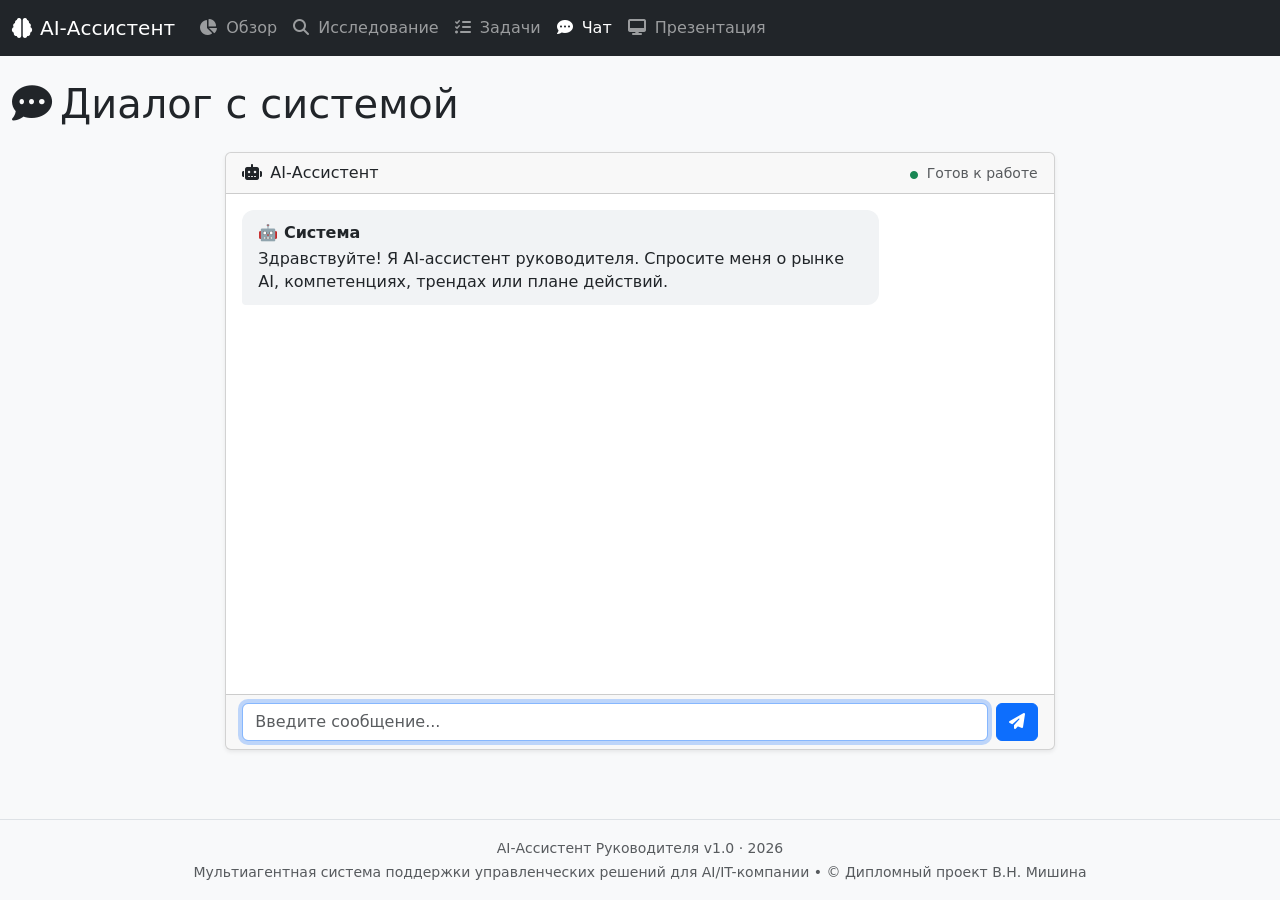
<file: web/templates/chat.html>
<!DOCTYPE html>
<html lang="ru">
<head>
    <meta charset="UTF-8">
    <meta name="viewport" content="width=device-width, initial-scale=1.0">
    <title>Чат — AI-Ассистент</title>
    <link href="https://cdn.jsdelivr.net/npm/bootstrap@5.3.0/dist/css/bootstrap.min.css" rel="stylesheet">
    <link href="https://cdnjs.cloudflare.com/ajax/libs/font-awesome/6.4.0/css/all.min.css" rel="stylesheet">
    <style>
        body { min-height: 100vh; display: flex; flex-direction: column; background: #f8f9fa; }
        main { flex: 1; }
        .chat-container {
            height: 500px;
            overflow-y: auto;
            padding: 1rem;
        }
        .message-bubble {
            max-width: 80%;
            margin-bottom: 1rem;
            padding: 0.75rem 1rem;
            border-radius: 12px;
            line-height: 1.4;
        }
        .message-user {
            background: #0d6efd;
            color: white;
            margin-left: auto;
            border-bottom-right-radius: 4px;
        }
        .message-system {
            background: #f1f3f5;
            color: #212529;
            margin-right: auto;
            border-bottom-left-radius: 4px;
        }
        .typing-indicator {
            display: none;
            padding: 0.5rem 1rem;
            color: #6c757d;
            font-style: italic;
        }
        .typing-indicator.show {
            display: block;
        }
    </style>
</head>
<body>
    <nav class="navbar navbar-expand-lg navbar-dark bg-dark">
        <div class="container-fluid">
            <a class="navbar-brand" href="/">
                <i class="fas fa-brain me-2"></i>AI-Ассистент
            </a>
            <button class="navbar-toggler" type="button" data-bs-toggle="collapse" data-bs-target="#navbarNav">
                <span class="navbar-toggler-icon"></span>
            </button>
            <div class="collapse navbar-collapse" id="navbarNav">
                <ul class="navbar-nav">
                    <li class="nav-item">
                        <a class="nav-link" href="/"><i class="fas fa-chart-pie me-1"></i> Обзор</a>
                    </li>
                    <li class="nav-item">
                        <a class="nav-link" href="/research"><i class="fas fa-search me-1"></i> Исследование</a>
                    </li>
                    <li class="nav-item">
                        <a class="nav-link" href="/tasks"><i class="fas fa-tasks me-1"></i> Задачи</a>
                    </li>
                    <li class="nav-item">
                        <a class="nav-link active" href="/chat"><i class="fas fa-comment-dots me-1"></i> Чат</a>
                    </li>
                    <li class="nav-item">
                        <a class="nav-link" href="/presentation"><i class="fas fa-desktop me-1"></i> Презентация</a>
                    </li>
                </ul>
            </div>
        </div>
    </nav>

    <main class="container-fluid py-4">
        <h1 class="mb-4"><i class="fas fa-comment-dots me-2"></i>Диалог с системой</h1>
        
        <div class="row">
            <div class="col-lg-8 mx-auto">
                <div class="card shadow-sm">
                    <div class="card-header d-flex justify-content-between align-items-center">
                        <span><i class="fas fa-robot me-2"></i>AI-Ассистент</span>
                        <span class="text-muted small" id="statusText">
                            <i class="fas fa-circle text-success me-1" style="font-size: 8px;"></i>
                            Готов к работе
                        </span>
                    </div>
                    <div class="chat-container" id="chatContainer">
                        <div class="d-flex mb-3">
                            <div class="message-bubble message-system">
                                <strong>🤖 Система</strong>
                                <p class="mb-0 mt-1">Здравствуйте! Я AI-ассистент руководителя. Спросите меня о рынке AI, компетенциях, трендах или плане действий.</p>
                            </div>
                        </div>
                        <div class="typing-indicator" id="typingIndicator">
                            <i class="fas fa-spinner fa-spin me-2"></i>Ассистент печатает...
                        </div>
                    </div>
                    <div class="card-footer">
                        <form class="d-flex gap-2" onsubmit="handleChat(event)">
                            <input type="text" class="form-control" id="chatInput" 
                                   placeholder="Введите сообщение..." autofocus>
                            <button type="submit" class="btn btn-primary" id="sendBtn">
                                <i class="fas fa-paper-plane"></i>
                            </button>
                        </form>
                    </div>
                </div>
            </div>
        </div>
    </main>

    <footer class="footer mt-auto py-3 bg-light border-top">
        <div class="container text-center">
            <span class="text-muted small">AI-Ассистент Руководителя v1.0 · 2026</span>
            <br>
            <span class="text-muted small">Мультиагентная система поддержки управленческих решений для AI/IT-компании • © Дипломный проект В.Н. Мишина</span>
        </div>
    </footer>

    <script>
    function escapeHtml(text) {
        const div = document.createElement('div');
        div.textContent = text;
        return div.innerHTML;
    }
    
    function addMessage(text, isUser = false) {
        const container = document.getElementById('chatContainer');
        const typingIndicator = document.getElementById('typingIndicator');
        
        const wrapper = document.createElement('div');
        wrapper.className = 'd-flex mb-3';
        
        const bubbleClass = isUser ? 'message-user' : 'message-system';
        const sender = isUser ? '👤 Вы' : '🤖 Система';
        
        let formattedText = escapeHtml(text)
            .replace(/\*\*(.+?)\*\*/g, '<strong>$1</strong>')
            .replace(/\n/g, '<br>');
        
        wrapper.innerHTML = `
            <div class="message-bubble ${bubbleClass}">
                <strong>${sender}</strong>
                <div class="mt-1">${formattedText}</div>
            </div>
        `;
        
        container.insertBefore(wrapper, typingIndicator);
        container.scrollTop = container.scrollHeight;
    }
    
    function showTyping() {
        document.getElementById('typingIndicator').classList.add('show');
        document.getElementById('chatContainer').scrollTop = document.getElementById('chatContainer').scrollHeight;
    }
    
    function hideTyping() {
        document.getElementById('typingIndicator').classList.remove('show');
    }
    
    async function handleChat(e) {
        e.preventDefault();
        const input = document.getElementById('chatInput');
        const sendBtn = document.getElementById('sendBtn');
        const message = input.value.trim();
        
        if (!message) return;
        
        input.value = '';
        sendBtn.disabled = true;
        addMessage(message, true);
        showTyping();
        document.getElementById('statusText').innerHTML = '<i class="fas fa-spinner fa-spin me-1" style="font-size: 8px;"></i>Обработка...';
        
        try {
            const formData = new URLSearchParams();
            formData.append('message', message);
            
            const response = await fetch('/api/chat', {
                method: 'POST',
                headers: { 'Content-Type': 'application/x-www-form-urlencoded' },
                body: formData
            });
            
            if (!response.ok) throw new Error(`HTTP ${response.status}`);
            
            const data = await response.json();
            hideTyping();
            
            if (data.status === 'completed') {
                addMessage(data.message, false);
                document.getElementById('statusText').innerHTML = '<i class="fas fa-circle text-success me-1" style="font-size: 8px;"></i>Готов к работе';
            } else {
                addMessage('❌ ' + (data.message || 'Ошибка'), false);
                document.getElementById('statusText').innerHTML = '<i class="fas fa-circle text-danger me-1" style="font-size: 8px;"></i>Ошибка';
            }
        } catch (error) {
            console.error('Ошибка чата:', error);
            hideTyping();
            addMessage('❌ Не удалось подключиться к серверу.', false);
            document.getElementById('statusText').innerHTML = '<i class="fas fa-circle text-danger me-1" style="font-size: 8px;"></i>Нет соединения';
        } finally {
            sendBtn.disabled = false;
            input.focus();
        }
    }
    
    document.addEventListener('DOMContentLoaded', function() {
        document.getElementById('chatInput').focus();
    });
    
    document.getElementById('chatInput').addEventListener('keydown', function(e) {
        if (e.key === 'Enter' && !e.shiftKey) {
            e.preventDefault();
            document.querySelector('form').dispatchEvent(new Event('submit'));
        }
    });
    </script>

    <script src="https://cdn.jsdelivr.net/npm/bootstrap@5.3.0/dist/js/bootstrap.bundle.min.js"></script>
</body>
</html>
</file>
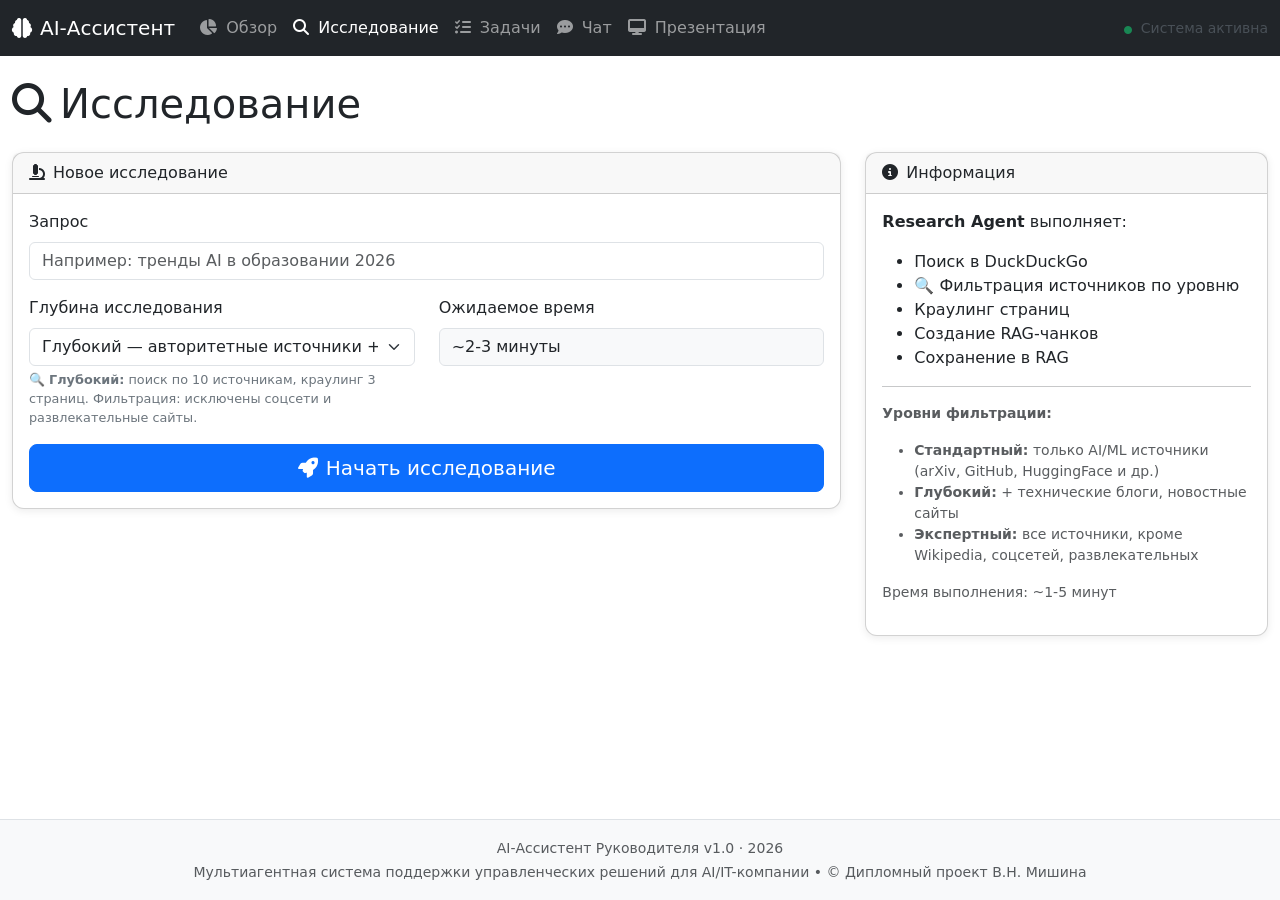
<file: web/templates/research.html>
<!DOCTYPE html>
<html lang="ru">
<head>
    <meta charset="UTF-8">
    <meta name="viewport" content="width=device-width, initial-scale=1.0">
    <title>Исследование — AI-Ассистент</title>
    <link href="https://cdn.jsdelivr.net/npm/bootstrap@5.3.0/dist/css/bootstrap.min.css" rel="stylesheet">
    <link href="https://cdnjs.cloudflare.com/ajax/libs/font-awesome/6.4.0/css/all.min.css" rel="stylesheet">
    <style>
        body { min-height: 100vh; display: flex; flex-direction: column; }
        main { flex: 1; }
        .card { border-radius: 12px; box-shadow: 0 2px 8px rgba(0,0,0,0.08); }
        .research-result { 
            background: #f8f9fa; 
            padding: 1rem; 
            border-radius: 8px; 
            max-height: 600px; 
            overflow-y: auto; 
            font-size: 0.9rem;
            font-family: 'Courier New', monospace;
            white-space: pre-wrap;
            word-wrap: break-word;
        }
        .loading-spinner {
            display: none;
            text-align: center;
            padding: 2rem;
        }
        .loading-spinner.show {
            display: block;
        }
        .badge-custom {
            font-size: 0.85rem;
            padding: 0.5rem 0.8rem;
        }
        .depth-info {
            font-size: 0.8rem;
            color: #6c757d;
            margin-top: 0.25rem;
        }
    </style>
</head>
<body>
    <nav class="navbar navbar-expand-lg navbar-dark bg-dark">
        <div class="container-fluid">
            <a class="navbar-brand" href="/">
                <i class="fas fa-brain me-2"></i>AI-Ассистент
            </a>
            <button class="navbar-toggler" type="button" data-bs-toggle="collapse" data-bs-target="#navbarNav">
                <span class="navbar-toggler-icon"></span>
            </button>
            <div class="collapse navbar-collapse" id="navbarNav">
                <ul class="navbar-nav me-auto">
                    <li class="nav-item">
                        <a class="nav-link" href="/">
                            <i class="fas fa-chart-pie me-1"></i> Обзор
                        </a>
                    </li>
                    <li class="nav-item">
                        <a class="nav-link active" href="/research">
                            <i class="fas fa-search me-1"></i> Исследование
                        </a>
                    </li>
                    <li class="nav-item">
                        <a class="nav-link" href="/tasks">
                            <i class="fas fa-tasks me-1"></i> Задачи
                        </a>
                    </li>
                    <li class="nav-item">
                        <a class="nav-link" href="/chat">
                            <i class="fas fa-comment-dots me-1"></i> Чат
                        </a>
                    </li>
                    <li class="nav-item">
                        <a class="nav-link" href="/presentation">
                            <i class="fas fa-desktop me-1"></i> Презентация
                        </a>
                    </li>
                </ul>
                <span class="navbar-text text-light-emphasis small">
                    <i class="fas fa-circle text-success me-1" style="font-size: 8px;"></i>
                    Система активна
                </span>
            </div>
        </div>
    </nav>

    <main class="container-fluid py-4">
        <h1 class="mb-4"><i class="fas fa-search me-2"></i>Исследование</h1>
        
        <div class="row">
            <div class="col-lg-8">
                <div class="card">
                    <div class="card-header">
                        <i class="fas fa-microscope me-2"></i>Новое исследование
                    </div>
                    <div class="card-body">
                        <form id="researchForm" onsubmit="runResearch(event)">
                            <div class="mb-3">
                                <label class="form-label">Запрос</label>
                                <input type="text" class="form-control" id="queryInput" 
                                       placeholder="Например: тренды AI в образовании 2026" required>
                            </div>
                            <div class="row">
                                <div class="col-md-6">
                                    <div class="mb-3">
                                        <label class="form-label">Глубина исследования</label>
                                        <select class="form-select" id="depthSelect">
                                            <option value="standard">Стандартный — профильные AI-источники</option>
                                            <option value="deep" selected>Глубокий — авторитетные источники + блоги</option>
                                            <option value="expert">Экспертный — все источники (кроме мусорных)</option>
                                        </select>
                                        <div class="depth-info" id="depthInfo">
                                            🔍 <strong>Глубокий:</strong> поиск по 10 источникам, краулинг 3 страниц. Фильтрация: исключены соцсети и развлекательные сайты.
                                        </div>
                                    </div>
                                </div>
                                <div class="col-md-6">
                                    <div class="mb-3">
                                        <label class="form-label">Ожидаемое время</label>
                                        <div class="form-control bg-light" id="estimatedTime">
                                            ~2-3 минуты
                                        </div>
                                    </div>
                                </div>
                            </div>
                            <button type="submit" class="btn btn-primary btn-lg w-100" id="submitBtn">
                                <i class="fas fa-rocket me-2"></i>Начать исследование
                            </button>
                        </form>

                        <div class="loading-spinner" id="loadingSpinner">
                            <div class="spinner-border text-primary" role="status">
                                <span class="visually-hidden">Загрузка...</span>
                            </div>
                            <p class="mt-2">Исследование выполняется... Это может занять несколько минут.</p>
                            <p class="text-muted small">Поиск, фильтрация, краулинг страниц, генерация отчёта.</p>
                        </div>
                    </div>
                </div>
            </div>
            <div class="col-lg-4">
                <div class="card">
                    <div class="card-header">
                        <i class="fas fa-info-circle me-2"></i>Информация
                    </div>
                    <div class="card-body">
                        <p><strong>Research Agent</strong> выполняет:</p>
                        <ul>
                            <li>Поиск в DuckDuckGo</li>
                            <li>🔍 Фильтрация источников по уровню</li>
                            <li>Краулинг страниц</li>
                            <li>Создание RAG-чанков</li>
                            <li>Сохранение в RAG</li>
                        </ul>
                        <hr>
                        <p class="text-muted small"><strong>Уровни фильтрации:</strong></p>
                        <ul class="text-muted small">
                            <li><strong>Стандартный:</strong> только AI/ML источники (arXiv, GitHub, HuggingFace и др.)</li>
                            <li><strong>Глубокий:</strong> + технические блоги, новостные сайты</li>
                            <li><strong>Экспертный:</strong> все источники, кроме Wikipedia, соцсетей, развлекательных</li>
                        </ul>
                        <p class="text-muted small">Время выполнения: ~1-5 минут</p>
                    </div>
                </div>
            </div>
        </div>

        <div class="row mt-4" id="resultContainer" style="display: none;">
            <div class="col-12">
                <div class="card">
                    <div class="card-header">
                        <i class="fas fa-file-alt me-2"></i>Результаты исследования
                    </div>
                    <div class="card-body">
                        <div id="resultMeta"></div>
                        <div id="resultContent" class="research-result"></div>
                        <div class="mt-3 text-end">
                            <button class="btn btn-sm btn-outline-secondary" onclick="copyReport()">
                                <i class="fas fa-copy me-1"></i>Копировать
                            </button>
                            <button class="btn btn-sm btn-outline-primary" onclick="downloadReport()">
                                <i class="fas fa-download me-1"></i>Скачать
                            </button>
                        </div>
                    </div>
                </div>
            </div>
        </div>
    </main>

    <footer class="footer mt-auto py-3 bg-light border-top">
        <div class="container text-center">
            <span class="text-muted small">AI-Ассистент Руководителя v1.0 · 2026</span>
            <br>
            <span class="text-muted small">Мультиагентная система поддержки управленческих решений для AI/IT-компании • © Дипломный проект В.Н. Мишина</span>
        </div>
    </footer>

    <script>
    let currentReport = '';

    const depthConfig = {
        standard: {
            label: 'Стандартный — профильные AI-источники',
            info: '🔍 <strong>Стандартный:</strong> поиск по 5 профильным AI-источникам, краулинг 2 страниц. Только авторитетные AI/ML ресурсы.',
            time: '~1-2 минуты',
            sources: 5,
            crawl: 2
        },
        deep: {
            label: 'Глубокий — авторитетные источники + блоги',
            info: '🔍 <strong>Глубокий:</strong> поиск по 10 источникам, краулинг 3 страниц. Авторитетные источники + технические блоги.',
            time: '~2-3 минуты',
            sources: 10,
            crawl: 3
        },
        expert: {
            label: 'Экспертный — все источники (кроме мусорных)',
            info: '🔍 <strong>Экспертный:</strong> поиск по 20 источникам, краулинг 5 страниц. Все источники кроме Wikipedia, соцсетей и развлекательных сайтов.',
            time: '~3-5 минут',
            sources: 20,
            crawl: 5
        }
    };

    document.getElementById('depthSelect').addEventListener('change', function() {
        const depth = this.value;
        const config = depthConfig[depth];
        document.getElementById('depthInfo').innerHTML = config.info;
        document.getElementById('estimatedTime').textContent = config.time;
    });

    function escapeHtml(text) {
        if (!text) return '';
        const div = document.createElement('div');
        div.textContent = text;
        return div.innerHTML;
    }

    function copyReport() {
        if (!currentReport) return;
        navigator.clipboard.writeText(currentReport)
            .then(() => alert('Отчёт скопирован в буфер обмена'))
            .catch(() => alert('Не удалось скопировать отчёт'));
    }

    function downloadReport() {
        if (!currentReport) return;
        const blob = new Blob([currentReport], {type: 'text/plain;charset=utf-8'});
        const url = URL.createObjectURL(blob);
        const a = document.createElement('a');
        a.href = url;
        a.download = `research_report_${new Date().toISOString().slice(0,10)}.txt`;
        a.click();
        URL.revokeObjectURL(url);
    }

    async function runResearch(e) {
        e.preventDefault();
        
        const query = document.getElementById('queryInput').value.trim();
        if (!query) return;
        
        const depth = document.getElementById('depthSelect').value;
        
        document.getElementById('submitBtn').disabled = true;
        document.getElementById('submitBtn').innerHTML = '<i class="fas fa-spinner fa-spin me-2"></i>Выполняется...';
        document.getElementById('loadingSpinner').classList.add('show');
        document.getElementById('resultContainer').style.display = 'none';
        currentReport = '';
        
        try {
            const formData = new URLSearchParams();
            formData.append('query', query);
            formData.append('depth', depth);
            
            const response = await fetch('/api/research/run', {
                method: 'POST',
                headers: { 'Content-Type': 'application/x-www-form-urlencoded' },
                body: formData
            });
            
            if (!response.ok) throw new Error(`HTTP error! status: ${response.status}`);
            
            const data = await response.json();
            console.log('Ответ от сервера:', data);
            
            document.getElementById('loadingSpinner').classList.remove('show');
            document.getElementById('submitBtn').disabled = false;
            document.getElementById('submitBtn').innerHTML = '<i class="fas fa-rocket me-2"></i>Начать исследование';
            
            if (data.status === 'completed') {
                document.getElementById('resultContainer').style.display = 'block';
                
                const result = data.result || {};
                currentReport = result.report || '';
                
                const depthLabel = {
                    'standard': 'Стандартный',
                    'deep': 'Глубокий',
                    'expert': 'Экспертный'
                }[result.depth || depth] || depth;
                
                const meta = document.getElementById('resultMeta');
                meta.innerHTML = `
                    <div class="row g-2 mb-3">
                        <div class="col-md-3">
                            <span class="badge bg-info badge-custom">📚 Источников: ${result.sources_count || 0}</span>
                        </div>
                        <div class="col-md-3">
                            <span class="badge bg-success badge-custom">📄 Чанков: ${result.chunks_count || 0}</span>
                        </div>
                        <div class="col-md-2">
                            <span class="badge bg-warning text-dark badge-custom">🌐 Страниц: ${result.crawled_count || 0}</span>
                        </div>
                        <div class="col-md-2">
                            <span class="badge bg-secondary badge-custom">🎯 ${depthLabel}</span>
                        </div>
                        <div class="col-md-2">
                            ${result.report_path ? `<a href="${result.report_path}" class="btn btn-sm btn-outline-primary" target="_blank">
                                <i class="fas fa-file-alt me-1"></i>Открыть файл
                            </a>` : ''}
                        </div>
                    </div>
                `;
                
                const content = document.getElementById('resultContent');
                if (currentReport) {
                    content.innerHTML = currentReport.replace(/\n/g, '<br>');
                } else {
                    content.textContent = 'Отчёт не сгенерирован.';
                }
            } else {
                alert('Ошибка: ' + (data.message || 'Неизвестная ошибка'));
            }
        } catch (error) {
            console.error('Ошибка:', error);
            document.getElementById('loadingSpinner').classList.remove('show');
            document.getElementById('submitBtn').disabled = false;
            document.getElementById('submitBtn').innerHTML = '<i class="fas fa-rocket me-2"></i>Начать исследование';
            alert('Ошибка при выполнении запроса: ' + error.message);
        }
    }
    </script>

    <script src="https://cdn.jsdelivr.net/npm/bootstrap@5.3.0/dist/js/bootstrap.bundle.min.js"></script>
</body>
</html>
</file>
